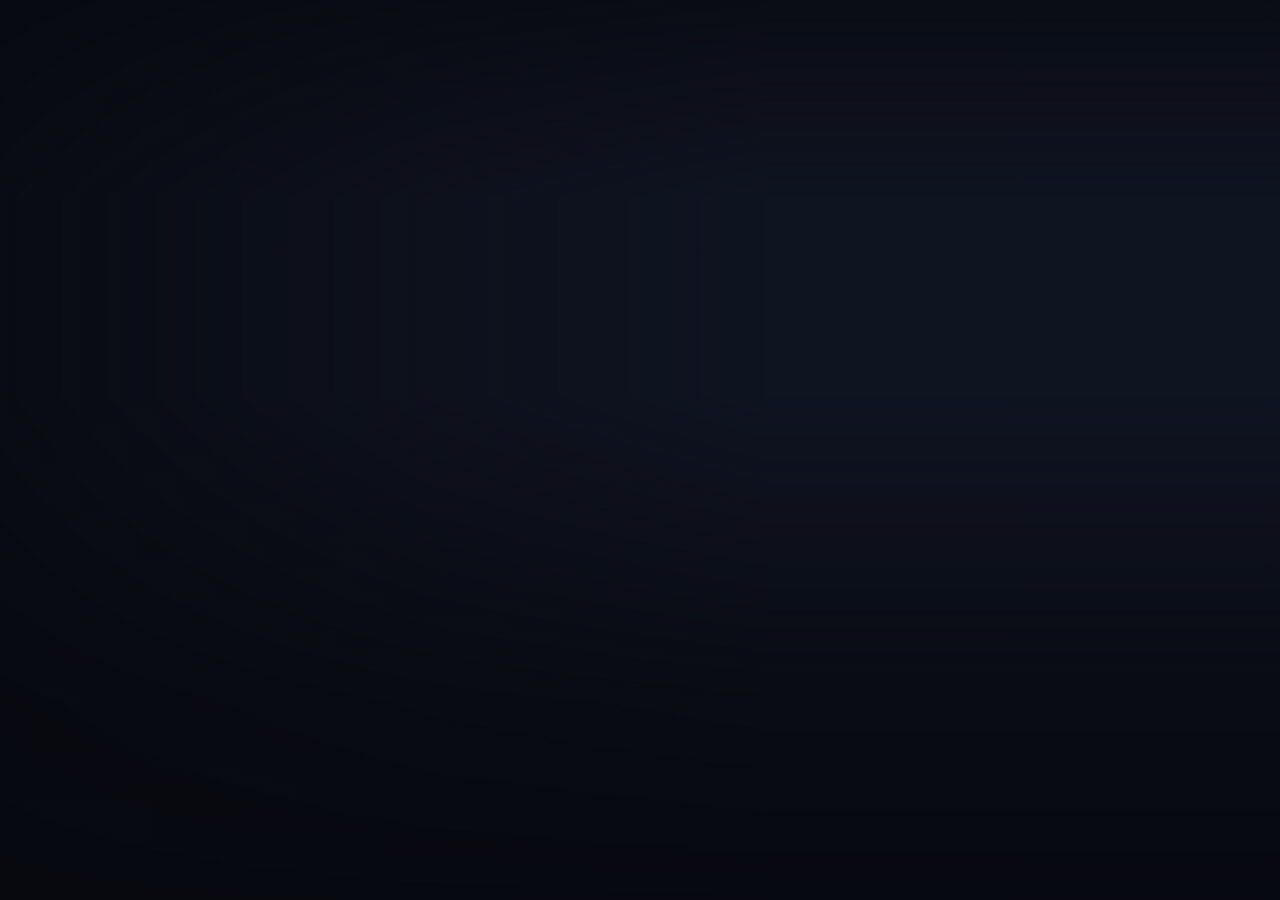
<file: ui/index.html>
﻿<!doctype html>
<html lang="en">
<head>
  <meta charset="utf-8">
  <meta name="viewport" content="width=device-width, initial-scale=1">
  <title>Vela</title>
  <link rel="preload" href="assets/fonts/Manrope.woff2" as="font" type="font/woff2" crossorigin>
  <link rel="stylesheet" href="css/base.css">
  <link rel="stylesheet" href="css/shell.css">
  <link rel="stylesheet" href="css/views.css">
  <link rel="stylesheet" href="css/overlays.css">
</head>
<body data-input="mouse">
  <div id="backdrop" aria-hidden="true">
    <div class="bd-ambient"></div>
    <div class="bd-layer"></div>
    <div class="bd-layer"></div>
    <div class="bd-shade"></div>
    <div class="bd-dim"></div>
  </div>
  <header id="topbar"></header>
  <main id="views"></main>
  <div id="overlays"></div>
  <div id="toasts" aria-live="polite"></div>
  <script type="module" src="js/main.js"></script>
</body>
</html>
</file>
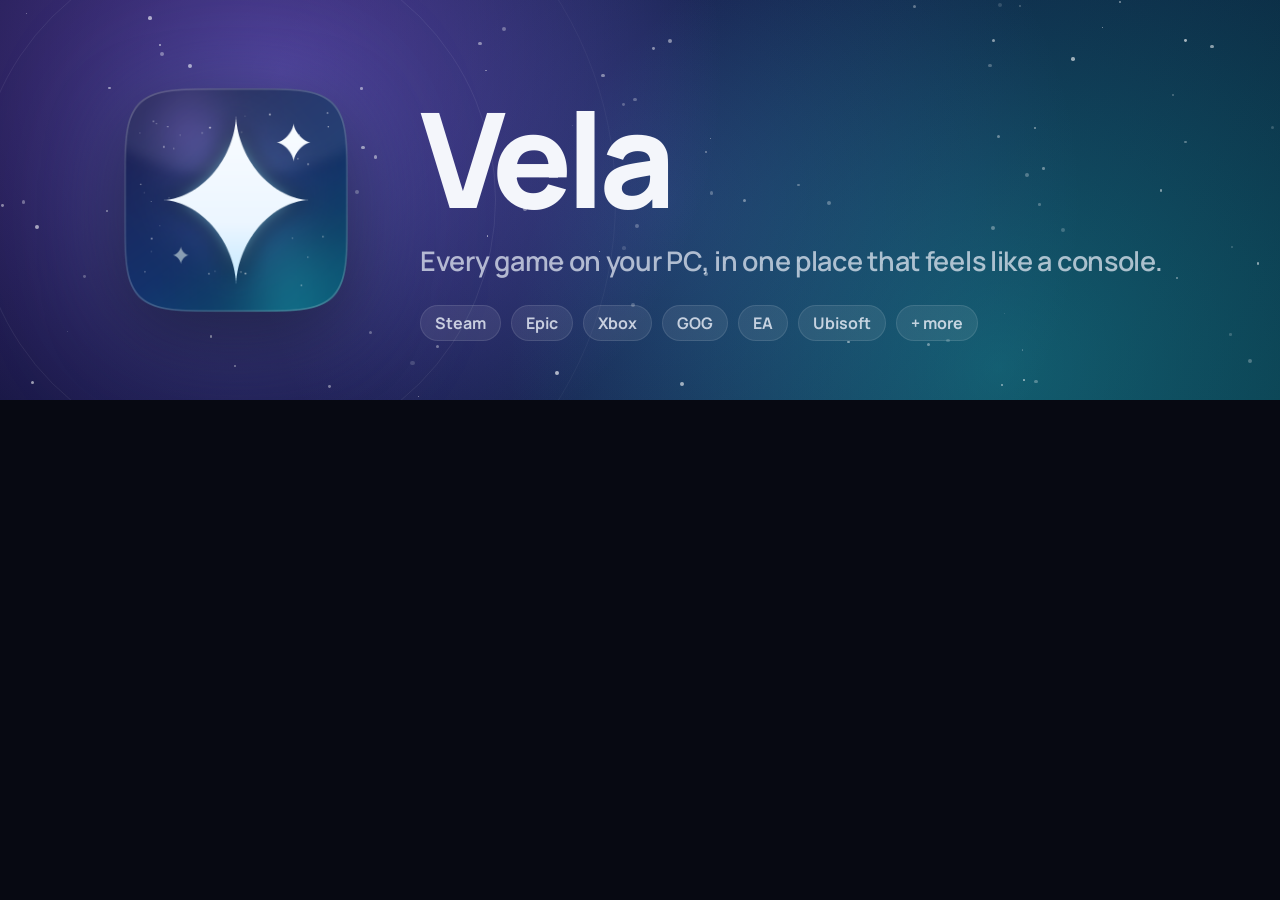
<file: tools/brand/banner.html>
<!doctype html>
<!-- The README banner. Rendered by tools/make_brand.ps1. -->
<html><head><meta charset="utf-8"><style>
@font-face { font-family: Manrope; src: url("../../ui/assets/fonts/Manrope.woff2") format("woff2"); font-weight: 200 800; }
* { margin: 0; box-sizing: border-box; }
html, body { width: 1280px; height: 400px; overflow: hidden; background: #070912; }
body { position: relative; font-family: Manrope, sans-serif; color: #f4f6fb; -webkit-font-smoothing: antialiased; }
.sky { position: absolute; inset: 0;
  background:
    radial-gradient(circle at 22% 18%, rgba(150, 110, 255, .42), transparent 42%),
    radial-gradient(circle at 78% 92%, rgba(30, 200, 200, .32), transparent 46%),
    radial-gradient(circle at 52% 50%, rgba(110, 150, 255, .2), transparent 60%),
    linear-gradient(115deg, #1c1747 0%, #121a44 45%, #0a3346 100%); }
.dust { position: absolute; inset: 0; }
.dust i { position: absolute; border-radius: 50%; background: #fff; }
.ring { position: absolute; left: 236px; top: 200px; width: 520px; height: 520px; margin: -260px; border-radius: 50%;
  border: 1px solid rgba(255, 255, 255, .07); }
.ring.two { width: 760px; height: 760px; margin: -380px; border-color: rgba(255, 255, 255, .045); }
.mark { position: absolute; left: 116px; top: 80px; width: 240px; height: 240px; filter: drop-shadow(0 26px 40px rgba(0, 0, 0, .45)) drop-shadow(0 0 60px rgba(120, 170, 255, .28)); }
.text { position: absolute; left: 420px; top: 92px; }
h1 { font-size: 132px; font-weight: 800; letter-spacing: -6px; line-height: 1; }
p { margin-top: 18px; font-size: 27px; font-weight: 600; color: rgba(232, 237, 247, .72); letter-spacing: -.3px; }
.tags { display: flex; gap: 10px; margin-top: 26px; }
.tags span { padding: 7px 15px; border-radius: 99px; background: rgba(255, 255, 255, .08); box-shadow: inset 0 0 0 1px rgba(255, 255, 255, .1);
  font-size: 16px; font-weight: 700; color: rgba(232, 237, 247, .82); }
</style></head><body>
<div class="sky"></div>
<div class="dust" id="dust"></div>
<div class="ring"></div><div class="ring two"></div>
<img class="mark" src="../../src-tauri/icons/icon.png" alt="">
<div class="text">
  <h1>Vela</h1>
  <p>Every game on your PC, in one place that feels like a console.</p>
  <div class="tags"><span>Steam</span><span>Epic</span><span>Xbox</span><span>GOG</span><span>EA</span><span>Ubisoft</span><span>+ more</span></div>
</div>
<script>
  // The same faint stars every time.
  let seed = 11;
  const rand = () => ((seed = (seed * 16807) % 2147483647) / 2147483647);
  const dust = document.getElementById('dust');
  for (let i = 0; i < 90; i++) {
    const s = document.createElement('i');
    const r = 0.6 + rand() * 1.6;
    Object.assign(s.style, { left: `${rand() * 1280}px`, top: `${rand() * 400}px`, width: `${r * 2}px`, height: `${r * 2}px`, opacity: (0.15 + rand() * 0.5).toFixed(2) });
    dust.append(s);
  }
</script>
</body></html>
</file>
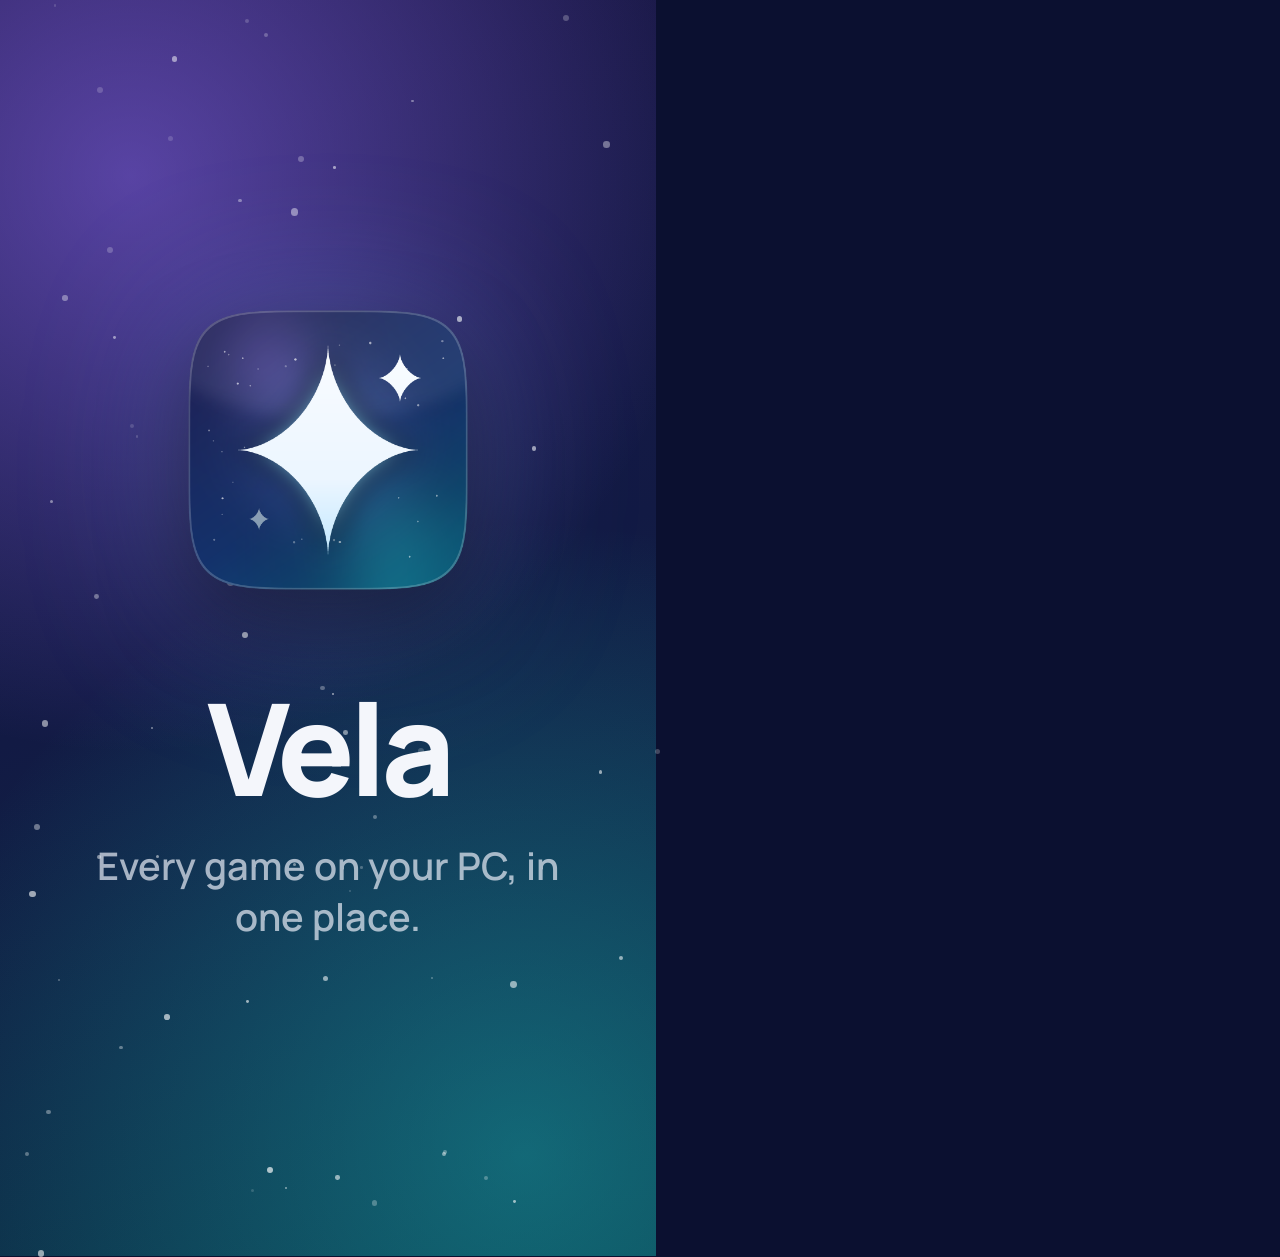
<file: tools/brand/installer.html>
<!doctype html>
<!-- The installer's side panel (?panel) and header strip (?header), at four times their size. -->
<html><head><meta charset="utf-8"><style>
@font-face { font-family: Manrope; src: url("../../ui/assets/fonts/Manrope.woff2") format("woff2"); font-weight: 200 800; }
* { margin: 0; box-sizing: border-box; }
body { position: relative; overflow: hidden; font-family: Manrope, sans-serif; color: #f4f6fb; -webkit-font-smoothing: antialiased; background: #0b1030; }
.panel { width: 656px; height: 1256px; }
.header { width: 600px; height: 228px; background: #fff; }
.sky { position: absolute; inset: 0;
  background:
    radial-gradient(circle at 20% 14%, rgba(150, 110, 255, .5), transparent 48%),
    radial-gradient(circle at 80% 92%, rgba(30, 200, 200, .38), transparent 50%),
    linear-gradient(160deg, #1d1849 0%, #121a44 50%, #0a3346 100%); }
.dust i { position: absolute; border-radius: 50%; background: #fff; }
.panel .mark { position: absolute; left: 50%; top: 300px; width: 300px; height: 300px; margin-left: -150px; filter: drop-shadow(0 34px 44px rgba(0, 0, 0, .45)) drop-shadow(0 0 70px rgba(120, 170, 255, .3)); }
.panel h1 { position: absolute; left: 0; right: 0; top: 660px; text-align: center; font-size: 128px; font-weight: 800; letter-spacing: -6px; }
.panel p { position: absolute; left: 60px; right: 60px; top: 840px; text-align: center; font-size: 38px; font-weight: 600; line-height: 1.35; color: rgba(232, 237, 247, .7); }
.header .strip { position: absolute; right: 0; top: 0; bottom: 0; width: 228px; overflow: hidden; }
.header .strip .sky { inset: 0; }
.header .strip::before { content: ""; position: absolute; z-index: 1; left: 0; top: 0; bottom: 0; width: 80px; background: linear-gradient(to right, #fff, rgba(255, 255, 255, 0)); }
.header .mark { position: absolute; z-index: 2; right: 46px; top: 46px; width: 136px; height: 136px; filter: drop-shadow(0 12px 16px rgba(0, 0, 0, .35)); }
</style></head><body>
<script>
  const header = location.search.includes('header');
  document.body.className = header ? 'header' : 'panel';
  let seed = 5;
  const rand = () => ((seed = (seed * 16807) % 2147483647) / 2147483647);
  const sky = (w, h, n) => {
    const box = document.createElement('div');
    box.innerHTML = '<div class="sky"></div><div class="dust"></div>';
    for (let i = 0; i < n; i++) {
      const s = document.createElement('i');
      const r = 1 + rand() * 2.6;
      Object.assign(s.style, { left: `${rand() * w}px`, top: `${rand() * h}px`, width: `${r * 2}px`, height: `${r * 2}px`, opacity: (0.15 + rand() * 0.55).toFixed(2) });
      box.lastChild.append(s);
    }
    return box;
  };
  if (header) {
    const strip = document.createElement('div');
    strip.className = 'strip';
    strip.append(...sky(228, 228, 14).childNodes);
    document.body.append(strip);
    document.body.insertAdjacentHTML('beforeend', '<img class="mark" src="../../src-tauri/icons/icon.png" alt="">');
  } else {
    document.body.append(...sky(656, 1256, 70).childNodes);
    document.body.insertAdjacentHTML('beforeend', '<img class="mark" src="../../src-tauri/icons/icon.png" alt=""><h1>Vela</h1><p>Every game on your PC, in one place.</p>');
  }
</script>
</body></html>
</file>
<file: ui/css/base.css>
@font-face {
  font-family: "Manrope";
  src: url("../assets/fonts/Manrope.woff2") format("woff2");
  font-weight: 200 800;
  font-display: block;
}

:root {
  --ink: #f4f6fb;
  --ink-2: rgba(232, 237, 247, .68);
  --ink-3: rgba(232, 237, 247, .44);
  --line: rgba(255, 255, 255, .1);
  --panel: rgba(18, 21, 30, .92);
  --panel-2: rgba(255, 255, 255, .055);
  --panel-3: rgba(255, 255, 255, .1);
  --base: #07090f;
  --accent: 125, 205, 255;
  --ease-out: cubic-bezier(.16, 1, .3, 1);
  --ease-soft: cubic-bezier(.22, .8, .3, 1);
  --ease-move: cubic-bezier(.32, .72, 0, 1);
  --gutter: round(4rem, 1px);
  --ui-scale: 1;
  --tile-radius: .95rem;
  --bd-level: 1;
}

/* What marks the selected row. With a controller or keys it has to be seen from the
   sofa; under a mouse the pointer already says where you are. */
body {
  --hi: #fff; --hi-ink: #0b0d13; --hi-ink-2: rgba(11, 13, 19, .64);
  --hi-track: rgba(11, 13, 19, .2); --hi-fill: #0b0d13; --hi-knob: #0b0d13;
}
body[data-input="mouse"] {
  --hi: var(--panel-3); --hi-ink: var(--ink); --hi-ink-2: var(--ink-3);
  --hi-track: rgba(255, 255, 255, .17); --hi-fill: rgb(var(--accent)); --hi-knob: #fff;
}

* { box-sizing: border-box; margin: 0; padding: 0; }

html {
  /* One unit for everything: the interface scales as a whole, window to 4K TV. */
  font-size: calc(min(1.482vh, .9vw) * var(--ui-scale));
  height: 100%;
  background: var(--base);
}

body {
  height: 100%;
  overflow: hidden;
  background: var(--base);
  color: var(--ink);
  font-family: "Manrope", "Segoe UI Variable Display", "Segoe UI", system-ui, sans-serif;
  font-weight: 500;
  font-feature-settings: "tnum" 1;
  -webkit-font-smoothing: antialiased;
  user-select: none;
  cursor: default;
}

body[data-input="gamepad"], body[data-input="keyboard"] { cursor: none; }
body[data-input="gamepad"] *, body[data-input="keyboard"] * { cursor: none !important; }

img { display: block; -webkit-user-drag: none; }
button { font: inherit; color: inherit; background: none; border: 0; outline: 0; cursor: pointer; }
input { font: inherit; color: inherit; background: none; border: 0; outline: 0; user-select: text; }
svg { display: block; width: 1em; height: 1em; fill: currentColor; flex: none; }
svg.stroke { fill: none; stroke: currentColor; stroke-width: 1.9; stroke-linecap: round; stroke-linejoin: round; }

/* Backdrop ------------------------------------------------------------ */
#backdrop { position: fixed; inset: 0; overflow: hidden; contain: strict; background: var(--base); }
.bd-ambient {
  position: absolute; inset: 0; opacity: .9;
  background-color: rgb(16, 22, 36);
  transition: background-color .7s var(--ease-soft);
}
.bd-layer {
  position: absolute; inset: 0 0 auto 0; height: 100%;
  background-size: cover; background-position: center 18%;
  opacity: 0; transition: opacity .7s var(--ease-soft);
  will-change: opacity, transform;
}
.bd-layer.on { opacity: var(--bd-level); }
.bd-layer.soft { filter: blur(3.2rem) saturate(1.3); inset: -6rem; height: auto; bottom: -6rem; }
.motion .bd-layer.drift:not(.soft) { animation: drift 26s ease-out both; }
@keyframes drift { from { transform: scale(1.07); } to { transform: scale(1); } }
.bd-shade {
  position: absolute; inset: 0;
  background:
    linear-gradient(to bottom, rgba(7, 9, 15, .62) 0, rgba(7, 9, 15, 0) 22%),
    linear-gradient(to right, rgba(7, 9, 15, .72) 0, rgba(7, 9, 15, .24) 34%, rgba(7, 9, 15, 0) 60%),
    linear-gradient(to top, rgba(7, 9, 15, .96) 0, rgba(7, 9, 15, .72) 22%, rgba(7, 9, 15, 0) 56%);
}
/* Library and Statistics keep the art, quietly: it shows at the top and fades under the content. */
.bd-dim {
  position: absolute; inset: 0;
  background: linear-gradient(to bottom, rgba(7, 9, 15, .5) 0, rgba(7, 9, 15, .86) 10rem, rgba(7, 9, 15, .92) 100%);
  opacity: 0; transition: opacity .5s var(--ease-soft);
}
body[data-tab="library"] .bd-dim, body[data-tab="stats"] .bd-dim { opacity: 1; }

/* Motion off ---------------------------------------------------------- */
.reduced *, .reduced *::before, .reduced *::after {
  animation-duration: 1ms !important; animation-delay: 0ms !important; transition-duration: 1ms !important;
}

/* Shared bits --------------------------------------------------------- */
.glyph {
  display: inline-flex; align-items: center; justify-content: center;
  width: 1.5rem; height: 1.5rem; border-radius: 50%;
  font-size: .78rem; font-weight: 800; line-height: 1;
  background: rgba(255, 255, 255, .14); color: #fff;
}
.glyph.a { background: #2fb34a; } .glyph.b { background: #e24a42; }
.glyph.x { background: #2f7fe6; } .glyph.y { background: #e8b324; color: #1a1400; }
.glyph.pill { width: auto; min-width: 2.1rem; padding: 0 .5rem; border-radius: .46rem; font-size: .68rem; letter-spacing: .02em; background: rgba(255, 255, 255, .16); }
.glyph.ps { background: rgba(255, 255, 255, .13); font-size: .9rem; }
.glyph.ps.a { color: #8fb6ff; } .glyph.ps.b { color: #ff7e7e; }
.glyph.ps.x { color: #f0a0d8; } .glyph.ps.y { color: #6fe6c4; }
.glyph svg { width: .86rem; height: .86rem; }
.glyph.key {
  width: auto; min-width: 1.7rem; height: 1.6rem; padding: 0 .46rem; border-radius: .4rem;
  background: rgba(255, 255, 255, .13); box-shadow: inset 0 -.09rem 0 rgba(255, 255, 255, .16);
  font-size: .68rem; font-weight: 700;
}

.hints { display: flex; align-items: center; gap: 1.5rem; font-size: .84rem; font-weight: 600; color: var(--ink-2); animation: hints-in .3s var(--ease-soft) backwards; }
@keyframes hints-in { from { opacity: 0; } }
.hint {
  display: inline-flex; align-items: center; gap: .5rem; padding: .22rem .5rem .22rem .3rem; margin: -.22rem -.2rem;
  border-radius: 2rem; transition: background .18s, color .18s;
}
.hint:hover { background: var(--panel-3); color: var(--ink); }

.glide {
  position: absolute; left: 0; top: 0; border-radius: .9rem; background: var(--hi); opacity: 0; pointer-events: none;
  transition: transform .3s var(--ease-move), height .3s var(--ease-move), opacity .18s ease, background .2s ease;
}
.glide.on { opacity: 1; }

.spinner {
  width: 1rem; height: 1rem; border-radius: 50%;
  border: .14rem solid rgba(255, 255, 255, .22); border-top-color: #fff;
  animation: spin .8s linear infinite;
}
@keyframes spin { to { transform: rotate(360deg); } }
</file>
<file: ui/css/shell.css>
/* Top bar ------------------------------------------------------------- */
#topbar {
  position: fixed; z-index: 20; top: 0; left: 0; right: 0; height: 5.6rem;
  display: flex; align-items: center; padding: 0 var(--gutter);
  transition: opacity .35s var(--ease-soft), transform .45s var(--ease-out);
}
body.overlay-full #topbar { opacity: 0; pointer-events: none; transform: translate3d(0, -1rem, 0); }

.tabs { position: relative; display: flex; align-items: center; gap: .4rem; }
.tab {
  position: relative; z-index: 1; padding: .62rem 1.32rem; border-radius: 2rem;
  font-size: 1.05rem; font-weight: 600; color: var(--ink-2); letter-spacing: -.005em;
  transition: color .24s var(--ease-soft);
}
.tab:hover { color: var(--ink); }
.tab.active { color: #0b0d13; font-weight: 700; }
.tab-pill {
  position: absolute; left: 0; top: 0; height: 100%; width: 1px; border-radius: 2rem;
  background: #fff; transform-origin: 0 50%;
  box-shadow: 0 .3rem 1.4rem rgba(255, 255, 255, .16);
  transition: transform .42s var(--ease-move), width .42s var(--ease-move);
}
#topbar.nav-focus .tab.focused { color: #0b0d13; }
#topbar.nav-focus .tab.focused:not(.active) { color: var(--ink); box-shadow: inset 0 0 0 .14rem rgba(255, 255, 255, .9); }
#topbar.nav-focus .tab.active.focused ~ .tab-pill { box-shadow: 0 0 0 .2rem rgba(255, 255, 255, .24), 0 .3rem 1.6rem rgba(var(--accent), .5); }

.top-space { flex: 1; align-self: stretch; }
.top-right { display: flex; align-items: center; gap: .55rem; }
.now-playing {
  display: none; align-items: center; gap: .55rem; margin-right: .9rem; padding: .4rem .9rem .4rem .7rem;
  border-radius: 2rem; background: var(--panel-3); font-size: .84rem; font-weight: 600;
}
.now-playing.on { display: inline-flex; animation: pop-in .4s var(--ease-out) backwards; }
.now-playing i { width: .5rem; height: .5rem; border-radius: 50%; background: #5ae08c; box-shadow: 0 0 .7rem #5ae08c; }

.icon-btn {
  position: relative; width: 2.7rem; height: 2.7rem; border-radius: 50%;
  display: inline-flex; align-items: center; justify-content: center; font-size: 1.28rem; color: var(--ink-2);
  transition: transform .24s var(--ease-out), background .2s, color .2s, box-shadow .2s;
}
.icon-btn:hover { background: var(--panel-3); color: var(--ink); }
.icon-btn.focused { background: #fff; color: #0b0d13; transform: scale(1.08); box-shadow: 0 .3rem 1.5rem rgba(var(--accent), .5); }

.clock { display: flex; flex-direction: column; align-items: flex-end; line-height: 1.12; margin-left: 1.1rem; }
.no-clock .clock { display: none; }
.no-date .clock span { display: none; }
.clock b { font-size: 1.32rem; font-weight: 600; letter-spacing: -.01em; }
.clock span { font-size: .74rem; color: var(--ink-2); font-weight: 600; margin-top: .14rem; }
.pad-dot { font-size: 1.32rem; color: var(--ink-2); margin-left: .5rem; opacity: 0; transition: opacity .3s; }
.pad-dot.on { opacity: 1; }

.win-ctl { display: flex; align-items: center; margin-left: 1.2rem; margin-right: -1.6rem; gap: .1rem; }
.win-ctl button {
  width: 2.2rem; height: 2.2rem; border-radius: .5rem; display: inline-flex; align-items: center; justify-content: center;
  color: var(--ink-3); font-size: .86rem; transition: background .15s, color .15s;
}
.win-ctl button:hover { background: var(--panel-3); color: var(--ink); }
.win-ctl button.close:hover { background: #d7373f; color: #fff; }
body.fullscreen .win-ctl { display: none; }

/* Views --------------------------------------------------------------- */
#views { position: fixed; inset: 0; z-index: 10; }
.view {
  position: absolute; inset: 0; visibility: hidden; opacity: 0;
  transition: opacity .36s var(--ease-soft), transform .5s var(--ease-move), visibility 0s .5s;
  will-change: opacity, transform;
}
.view.left { transform: translate3d(-4rem, 0, 0); }
.view.right { transform: translate3d(4rem, 0, 0); }
.view.active { visibility: visible; opacity: 1; transform: none; transition-delay: 0s; }
body.overlay-full .view.active { opacity: 0; transition-duration: .3s; }

/* Toasts -------------------------------------------------------------- */
#toasts {
  position: fixed; z-index: 90; top: 5.6rem; right: var(--gutter);
  display: flex; flex-direction: column; align-items: flex-end; gap: .6rem; pointer-events: none;
}
body[data-tab="library"] #toasts { top: 9.8rem; }
.toast {
  display: flex; align-items: center; gap: .8rem; max-width: 28rem; padding: .78rem 1.2rem .78rem .9rem;
  border-radius: 1rem; background: rgba(28, 32, 44, .96); box-shadow: 0 .8rem 2.6rem rgba(0, 0, 0, .5), inset 0 0 0 1px var(--line);
  font-size: .92rem; font-weight: 600;
  animation: toast-in .5s var(--ease-out) backwards;
}
.toast.out { animation: toast-out .3s var(--ease-soft) both; }
.toast svg { font-size: 1.3rem; color: rgb(var(--accent)); }
.toast small { display: block; font-size: .78rem; color: var(--ink-2); font-weight: 500; margin-top: .1rem; }
@keyframes toast-in { from { opacity: 0; transform: translate3d(2rem, 0, 0) scale(.96); } }
@keyframes toast-out { to { opacity: 0; transform: translate3d(1rem, 0, 0) scale(.97); } }
@keyframes pop-in { from { opacity: 0; transform: scale(.92); } }

/* Tiles --------------------------------------------------------------- */
.tile { position: absolute; left: 0; top: 0; width: var(--tile-w); height: var(--tile-h); contain: layout style; }
.t-card {
  position: absolute; inset: 0; border-radius: var(--tile-radius); background: rgba(255, 255, 255, .06);
  transform-origin: 50% 100%;
  box-shadow: 0 .55rem 1.6rem rgba(0, 0, 0, .42);
  transition: transform .34s var(--ease-out);
}
.t-clip { position: absolute; inset: 0; border-radius: inherit; overflow: hidden; }
.t-cover { position: absolute; inset: 0; width: 100%; height: 100%; object-fit: cover; opacity: 0; transition: opacity .4s ease; }
.t-cover.ready { opacity: 1; }
.t-poster {
  position: absolute; inset: 0; display: none; flex-direction: column; justify-content: flex-end; gap: .7rem; padding: 1rem;
  font-size: 1.04rem; font-weight: 700; line-height: 1.22; letter-spacing: -.01em; overflow-wrap: anywhere; unicode-bidi: plaintext;
}
.t-poster.on { display: flex; }
.t-poster img { position: absolute; left: 50%; top: 38%; max-width: 44%; max-height: 44%; transform: translate(-50%, -50%); filter: drop-shadow(0 .5rem 1.2rem rgba(0, 0, 0, .45)); }
.t-ring {
  position: absolute; inset: -.3rem; border-radius: calc(var(--tile-radius) + .25rem); border: .17rem solid #fff; opacity: 0; transform: scale(.975);
  box-shadow: 0 0 2.3rem rgba(var(--accent), .55);
  transition: opacity .2s ease, transform .34s var(--ease-out);
  pointer-events: none;
}
.no-glow .t-ring { box-shadow: none; }
.t-shine {
  position: absolute; inset: -40% -90%; opacity: 0; pointer-events: none;
  background: linear-gradient(105deg, transparent 42%, rgba(255, 255, 255, .22) 50%, transparent 58%);
}
.t-badges { position: absolute; top: .55rem; right: .55rem; display: flex; gap: .3rem; }
.t-get { opacity: 0; transition: opacity .2s ease; }
.tile.focused .t-get { opacity: 1; }
.t-badge {
  width: 1.7rem; height: 1.7rem; border-radius: 50%; display: inline-flex; align-items: center; justify-content: center;
  font-size: .94rem; background: rgba(7, 9, 15, .76); color: #fff;
}
.t-fav { color: #ff6d8a; }
/* A download in progress: a veil over the art, the percentage, and a bar along the bottom. */
.t-state {
  position: absolute; inset: 0; display: none; flex-direction: column; justify-content: flex-end; padding: .75rem;
  background: linear-gradient(to top, rgba(7, 9, 15, .9), rgba(7, 9, 15, .35) 46%, rgba(7, 9, 15, 0) 70%);
}
.tile.busy .t-state { display: flex; }
.t-state span { display: flex; align-items: center; gap: .4rem; font-size: .9rem; font-weight: 700; margin-bottom: .55rem; }
.t-state span svg { font-size: 1rem; color: rgb(var(--accent)); animation: nudge 1.4s ease-in-out infinite; }
@keyframes nudge { 50% { transform: translate3d(0, .14rem, 0); } }
.t-state u { display: block; height: .3rem; border-radius: 1rem; overflow: hidden; background: rgba(255, 255, 255, .18); }
.t-state i { display: block; height: 100%; border-radius: inherit; background: rgb(var(--accent)); transform-origin: 0 50%; transition: transform .6s var(--ease-soft); }
/* A flat veil rather than a filter: it stays sharp and costs nothing to scroll. */
.t-clip::after { content: ""; position: absolute; inset: 0; background: var(--base); opacity: 0; transition: opacity .24s ease; pointer-events: none; }
.tile.missing .t-clip::after { opacity: .26; }
.tile.focused .t-clip::after { opacity: 0; }
.tile.focused { z-index: 3; }
.tile.focused .t-card { transform: scale(1.085); box-shadow: 0 1.5rem 3.4rem rgba(0, 0, 0, .6); }
.tile.focused .t-ring { opacity: 1; transform: none; }
.tile.focused .t-shine { animation: shine .85s .06s var(--ease-soft) both; }
@keyframes shine {
  0% { opacity: 1; transform: translate3d(-34%, 0, 0); }
  100% { opacity: 0; transform: translate3d(34%, 0, 0); }
}
.tile.more .t-card { background: rgba(255, 255, 255, .08); }
.tile.more .t-clip { display: flex; flex-direction: column; align-items: center; justify-content: center; gap: .8rem; font-size: 1rem; font-weight: 600; color: var(--ink-2); }
.tile.more svg { font-size: 2.2rem; }
.tile.more.focused .t-clip { color: var(--ink); }
.t-caption {
  position: absolute; left: -.2rem; right: -.2rem; top: 100%; margin-top: 1.04rem; text-align: center;
  font-size: .94rem; font-weight: 600; white-space: nowrap; overflow: hidden; text-overflow: ellipsis; unicode-bidi: plaintext;
  opacity: 0; transform: translate3d(0, -.3rem, 0); transition: opacity .2s ease, transform .3s var(--ease-out); pointer-events: none;
}
.tile.focused .t-caption { opacity: 1; transform: none; }
.t-caption small { display: block; margin-top: .15rem; font-size: .78rem; font-weight: 600; color: rgb(var(--accent)); overflow: hidden; text-overflow: ellipsis; }

/* Full screen ---------------------------------------------------------- */
/* The way in: black, then the mark rising out of a ring of light, then the screen opens. */
.bp-intro { position: fixed; inset: 0; z-index: 200; pointer-events: none; opacity: 0; background: #030409; display: flex; align-items: center; justify-content: center; overflow: hidden; }
.bp-intro.black { opacity: 1; pointer-events: auto; transition: opacity .24s ease; }
.bp-intro.fading { opacity: 0; transition: opacity .38s var(--ease-soft); }
.bp-intro.open { opacity: 0; transition: opacity .8s var(--ease-soft) .1s; }
.bp-glow {
  position: absolute; left: 50%; top: 50%; width: 70vmax; height: 70vmax; margin: -35vmax 0 0 -35vmax; border-radius: 50%; opacity: 0;
  background: radial-gradient(circle, rgba(var(--accent), .34) 0, rgba(var(--accent), .1) 32%, rgba(var(--accent), 0) 62%);
}
.bp-ring { position: absolute; left: 50%; top: 50%; width: 14rem; height: 14rem; margin: -7rem 0 0 -7rem; border-radius: 50%; opacity: 0; box-shadow: 0 0 0 .16rem rgba(255, 255, 255, .6), 0 0 3rem rgba(var(--accent), .6), inset 0 0 2.4rem rgba(var(--accent), .4); }
.bp-mark { position: relative; display: flex; align-items: center; gap: 1.6rem; opacity: 0; }
.bp-mark img { width: 6.4rem; height: 6.4rem; filter: drop-shadow(0 0 2.4rem rgba(var(--accent), .6)); }
.bp-mark b {
  font-size: 5.2rem; font-weight: 800; letter-spacing: -.04em;
  background: linear-gradient(100deg, #fff 0, #fff 40%, rgb(var(--accent)) 50%, #fff 60%, #fff 100%); background-size: 260% 100%; background-position: 100% 0;
  -webkit-background-clip: text; background-clip: text; color: transparent;
}
.bp-intro.play .bp-glow { animation: bp-glow 1.6s var(--ease-out) both; }
.bp-intro.play .bp-ring { animation: bp-ring 1.5s .15s var(--ease-out) both; }
.bp-intro.play .bp-mark { animation: bp-mark 1.1s .1s var(--ease-out) both; }
.bp-intro.play .bp-mark b { animation: bp-sweep 1.4s .35s var(--ease-soft) both; }
.bp-intro.open .bp-mark { animation: bp-through .9s var(--ease-move) both; }
.bp-intro.out .bp-mark { opacity: 0; }
@keyframes bp-glow { from { opacity: 0; transform: scale(.4); } 60% { opacity: 1; } to { opacity: .85; transform: scale(1); } }
@keyframes bp-ring { from { opacity: 0; transform: scale(.3); } 35% { opacity: 1; } to { opacity: 0; transform: scale(5.5); } }
@keyframes bp-mark { from { opacity: 0; transform: scale(.82); filter: blur(1.2rem); } to { opacity: 1; transform: none; filter: blur(0); } }
@keyframes bp-sweep { from { background-position: 100% 0; } to { background-position: 0 0; } }
@keyframes bp-through { from { opacity: 1; transform: none; } to { opacity: 0; transform: scale(1.6); filter: blur(.8rem); } }
/* The interface comes in from slightly too close, as if stepping into it. */
body.bp-arrive #views, body.bp-arrive #topbar { animation: bp-arrive 1s var(--ease-out) backwards; }
@keyframes bp-arrive { from { opacity: 0; transform: scale(1.06); } }

/* While in full screen: a slow light low on the screen and a vignette, so the room feels deep. */
.bp-amb { position: fixed; inset: 0; z-index: 5; pointer-events: none; opacity: 0; transition: opacity 1s ease; overflow: hidden; }
body.fullscreen .bp-amb { opacity: 1; }
.bp-amb::after { content: ""; position: absolute; inset: 0; background: radial-gradient(ellipse 120% 90% at 50% 45%, rgba(3, 4, 9, 0) 55%, rgba(3, 4, 9, .55) 100%); }
.bp-amb i { position: absolute; bottom: -38vh; width: 70vw; height: 60vh; border-radius: 50%; background: radial-gradient(closest-side, rgba(var(--accent), .16), rgba(var(--accent), 0)); }
.bp-amb i:first-child { left: -12vw; }
.bp-amb i:last-child { right: -18vw; opacity: .7; }
.motion body.fullscreen .bp-amb i:first-child { animation: bp-drift 24s ease-in-out infinite alternate; }
.motion body.fullscreen .bp-amb i:last-child { animation: bp-drift 31s ease-in-out -9s infinite alternate-reverse; }
@keyframes bp-drift { from { transform: translate3d(0, 0, 0); } to { transform: translate3d(14vw, -6vh, 0); } }

/* The top bar becomes a console's: Vela's mark, tabs with icons, and a way back out. */
.bp-brand { display: none; align-items: center; gap: .7rem; margin-right: 2.2rem; font-size: 1.3rem; font-weight: 800; letter-spacing: -.02em; }
.bp-brand img { width: 2rem; height: 2rem; }
body.fullscreen .bp-brand { display: flex; }
.tab { display: inline-flex; align-items: center; gap: .55rem; }
.tab svg { display: none; font-size: 1.1rem; }
body.fullscreen .tab svg { display: block; }
.icon-btn .leave, body.fullscreen .icon-btn .enter { display: none; }
body.fullscreen .icon-btn .leave { display: block; }
.icon-btn > span { display: block; line-height: 0; }
body.fullscreen.idle, body.fullscreen.idle * { cursor: none !important; }
</file>
<file: ui/css/views.css>
/* Home ---------------------------------------------------------------- */
#home { --tile-w: 11.4rem; --tile-h: 17.1rem; }

.home-hero {
  position: absolute; left: var(--gutter); top: 0; bottom: calc(var(--tile-h) + 8.7rem); width: 40%;
  display: flex; flex-direction: column; justify-content: flex-end;
}
.home-logo { position: relative; height: 13rem; width: 100%; display: flex; align-items: flex-end; }
.home-logo img {
  max-height: 100%; max-width: 100%; object-fit: contain; object-position: left bottom;
  filter: var(--logo-tone,) drop-shadow(0 .4rem 2rem rgba(0, 0, 0, .55));
}
.home-title {
  font-size: 4.3rem; font-weight: 700; line-height: 1.04; letter-spacing: -.03em; unicode-bidi: plaintext;
  text-shadow: 0 .3rem 2.4rem rgba(0, 0, 0, .55);
  display: -webkit-box; -webkit-line-clamp: 3; -webkit-box-orient: vertical; overflow: hidden; padding-bottom: .1em;
}
.swap { animation: swap-in .5s var(--ease-out) backwards; }
@keyframes swap-in { from { opacity: 0; transform: translate3d(-.8rem, 0, 0); } }

.home-info {
  position: absolute; left: var(--gutter); right: var(--gutter); bottom: calc(var(--tile-h) + 4.5rem); height: 2rem;
  display: grid; grid-template-columns: 1fr auto 1fr; align-items: center; gap: 2rem;
}
.plain-home .home-meta, .plain-home .home-genres { visibility: hidden; }
.home-meta > *, .home-genres > * { animation: fade-in .3s ease backwards; }
.home-meta { display: flex; align-items: center; gap: .7rem; font-size: .96rem; font-weight: 600; color: var(--ink); white-space: nowrap; min-width: 0; }
.home-meta .year { padding: .14rem .5rem; border-radius: .38rem; background: var(--panel-3); font-size: .84rem; }
.home-meta .dev { overflow: hidden; text-overflow: ellipsis; }
.home-meta .played { color: var(--ink-2); font-weight: 500; }
.home-genres { display: flex; align-items: center; justify-content: flex-end; gap: 1.3rem; font-size: .94rem; font-weight: 600; color: var(--ink-2); white-space: nowrap; min-width: 0; overflow: hidden; }
.score {
  display: inline-flex; align-items: center; justify-content: center; min-width: 2rem; height: 1.9rem; padding: 0 .4rem;
  border-radius: .5rem; background: #f5d33c; color: #17140a; font-size: .92rem; font-weight: 800;
}

.row { position: absolute; left: 0; right: 0; bottom: round(2.8rem, 1px); height: var(--tile-h); }
.row-track { position: absolute; left: var(--gutter); top: 0; height: 100%; will-change: transform; }

.home-empty {
  position: absolute; inset: 0; display: none; flex-direction: column; align-items: center; justify-content: center; gap: 1rem; text-align: center;
}
.home-empty.on { display: flex; }
.home-empty h2 { font-size: 2.2rem; font-weight: 700; letter-spacing: -.02em; }
.home-empty p { color: var(--ink-2); font-size: 1.04rem; max-width: 34rem; line-height: 1.5; }

.intro .home-hero, .intro .home-info { animation: rise .8s .1s var(--ease-out) backwards; }
.intro .tile { animation: tile-in .7s var(--ease-out) backwards; animation-delay: calc(var(--i) * 34ms + 120ms); }
@keyframes rise { from { opacity: 0; transform: translate3d(0, 1.4rem, 0); } }
@keyframes tile-in { from { opacity: 0; translate: 0 2.4rem; } }

/* Library ------------------------------------------------------------- */
#library { --tile-w: 11.1rem; --tile-h: 16.65rem; }

/* The two ways to see the library, as headings, with the count opposite. */
.lib-head {
  position: absolute; left: var(--gutter); right: var(--gutter); top: 6.5rem; height: 3.4rem; z-index: 4;
  display: flex; align-items: center; gap: 1rem;
}
.lib-modes { position: relative; display: flex; align-items: center; gap: 1rem; margin-left: -.7rem; }
.lib-mode {
  position: relative; z-index: 1; height: 3rem; padding: 0 .7rem; border-radius: .8rem;
  font-size: 1.62rem; font-weight: 800; letter-spacing: -.025em; color: var(--ink-3);
  transition: color .22s ease, background .2s ease, box-shadow .2s ease;
}
.lib-mode:hover, .lib-mode.on { color: var(--ink); }
/* The underline sits under the word, not the whole button. */
.lib-mark { position: absolute; left: 0; bottom: -.15rem; height: .22rem; width: 0; transition: transform .42s var(--ease-move), width .42s var(--ease-move); }
.lib-mark::before { content: ""; display: block; height: 100%; margin: 0 .7rem; border-radius: 1rem; background: rgb(var(--accent)); box-shadow: 0 0 1rem rgba(var(--accent), .6); }
.lib-mode.focused { color: #0b0d13; background: #fff; box-shadow: 0 .3rem 1.4rem rgba(var(--accent), .45); }
body[data-input="mouse"] .lib-mode.focused { color: var(--ink); background: none; box-shadow: none; }
.lib-gap { flex: 1; }
.lib-count { font-size: .9rem; color: var(--ink-3); font-weight: 600; white-space: nowrap; }

.lib-bar {
  position: absolute; left: var(--gutter); right: var(--gutter); top: 11.3rem; height: 2.8rem; z-index: 4;
  display: flex; align-items: center; gap: 1rem;
  transition: opacity .3s var(--ease-soft), transform .45s var(--ease-out), visibility 0s;
}
#library[data-mode="shelves"] .lib-bar { opacity: 0; visibility: hidden; transform: translate3d(0, -.6rem, 0); transition: opacity .2s ease, transform .3s ease, visibility 0s .3s; }
/* One sliding pill under the chosen option, like the choices in Settings. */
.seg { position: relative; display: flex; align-items: center; height: 100%; padding: .2rem; border-radius: 1.4rem; background: rgba(255, 255, 255, .055); box-shadow: inset 0 0 0 1px rgba(255, 255, 255, .05); flex: none; }
.seg-pill { position: absolute; left: 0; top: .2rem; bottom: .2rem; width: 0; border-radius: 1.2rem; background: rgba(255, 255, 255, .15); transition: transform .4s var(--ease-move), width .4s var(--ease-move); }
.seg-opt {
  position: relative; z-index: 1; display: inline-flex; align-items: center; height: 100%; padding: 0 1.2rem; border-radius: 1.2rem;
  font-size: .9rem; font-weight: 600; color: var(--ink-2); white-space: nowrap; transition: color .18s, background .18s, box-shadow .2s;
}
.seg-opt:hover, .seg-opt.on { color: var(--ink); }
.seg-opt.focused { background: #fff; color: #0b0d13; box-shadow: 0 .3rem 1.4rem rgba(var(--accent), .45); }
body[data-input="mouse"] .seg-opt.focused { background: none; color: var(--ink); box-shadow: none; }
.lib-picks { display: flex; align-items: center; gap: .6rem; height: 100%; }
.pick {
  display: inline-flex; align-items: center; gap: .55rem; height: 100%; padding: 0 .95rem 0 1.1rem; border-radius: 1.4rem; max-width: 15rem;
  font-size: .9rem; font-weight: 600; color: var(--ink-2); background: rgba(255, 255, 255, .055); box-shadow: inset 0 0 0 1px rgba(255, 255, 255, .05); white-space: nowrap;
  transition: background .18s, color .18s, box-shadow .18s;
}
.pick span { overflow: hidden; text-overflow: ellipsis; }
.pick svg { font-size: 1.05rem; flex: none; }
.pick svg:last-child { font-size: .78rem; opacity: .5; }
.pick:hover { background: rgba(255, 255, 255, .1); color: var(--ink); }
.pick.on { color: var(--ink); background: rgba(var(--accent), .18); box-shadow: inset 0 0 0 1px rgba(var(--accent), .4); }
.pick.focused { background: #fff; color: #0b0d13; box-shadow: 0 .3rem 1.4rem rgba(var(--accent), .45); }
body[data-input="mouse"] .pick.focused { background: rgba(255, 255, 255, .1); color: var(--ink); box-shadow: inset 0 0 0 1px rgba(255, 255, 255, .05); }

.lib-pane { position: absolute; inset: 0; opacity: 0; visibility: hidden; transform: translate3d(0, 1rem, 0); transition: opacity .3s var(--ease-soft), transform .5s var(--ease-out), visibility 0s .5s; }
#library[data-mode="grid"] .lib-grid-pane, #library[data-mode="shelves"] .lib-shelf-pane { opacity: 1; visibility: inherit; transform: none; transition-delay: 0s; }

/* The games fade out at the edges instead of meeting a dark band, whatever the art behind. */
.grid {
  position: absolute; left: 0; right: 0; top: round(14.9rem, 1px); bottom: 4.6rem; overflow: hidden;
  -webkit-mask-image: linear-gradient(to bottom, transparent 0, #000 1.3rem, #000 calc(100% - 2.4rem), transparent 100%);
  mask-image: linear-gradient(to bottom, transparent 0, #000 1.3rem, #000 calc(100% - 2.4rem), transparent 100%);
}
.grid.titled .t-caption { opacity: 1; transform: none; color: var(--ink-2); transition: color .2s ease; }
.grid.titled .tile.focused .t-caption { color: var(--ink); }
.grid-track { position: absolute; left: 0; top: 0; right: 0; will-change: transform; transition: opacity .22s ease; }
.grid.fading .grid-track { opacity: 0; }
.grid-scroll {
  position: absolute; right: 1.5rem; top: 16rem; bottom: 5.6rem; width: .22rem; border-radius: 1rem; background: rgba(255, 255, 255, .06); opacity: 0; transition: opacity .3s;
}
.grid-scroll.on { opacity: 1; }
.grid-scroll i { position: absolute; left: 0; right: 0; top: 0; border-radius: 1rem; background: rgba(255, 255, 255, .42); will-change: transform; }

.lib-foot {
  position: absolute; left: var(--gutter); right: var(--gutter); bottom: .6rem; height: 3.8rem; z-index: 4;
  display: flex; align-items: center; justify-content: space-between; gap: 2.4rem;
}
.lib-sel { min-width: 0; display: flex; align-items: center; gap: 1.4rem; white-space: nowrap; }
.lib-sel b { font-size: 1.08rem; font-weight: 700; letter-spacing: -.01em; overflow: hidden; text-overflow: ellipsis; max-width: 30rem; unicode-bidi: plaintext; animation: fade-in .25s ease backwards; }
.lib-sel div { display: flex; align-items: center; gap: 1.1rem; font-size: .86rem; font-weight: 600; color: var(--ink-3); animation: fade-in .3s ease backwards; }
.lib-sel .store { display: inline-flex; align-items: center; gap: .4rem; color: var(--ink-2); }
.lib-sel .store svg { font-size: 1rem; }
.lib-hints { flex: none; }
.lib-empty { position: absolute; inset: 14.9rem 0 4.6rem; display: none; flex-direction: column; align-items: center; justify-content: center; gap: .6rem; text-align: center; color: var(--ink-2); }
.lib-empty.on { display: flex; }
.lib-empty svg { font-size: 3rem; opacity: .4; margin-bottom: .6rem; }
.lib-empty b { font-size: 1.3rem; color: var(--ink); font-weight: 700; }

/* Shelves -------------------------------------------------------------- */
.shelves {
  position: absolute; left: 0; right: 0; top: round(10.4rem, 1px); bottom: 4.6rem; overflow: hidden; --tile-w: 9.6rem; --tile-h: 14.4rem;
  -webkit-mask-image: linear-gradient(to bottom, transparent 0, #000 1.2rem, #000 calc(100% - 2.4rem), transparent 100%);
  mask-image: linear-gradient(to bottom, transparent 0, #000 1.2rem, #000 calc(100% - 2.4rem), transparent 100%);
}
.shelves-track { position: absolute; left: 0; right: 0; top: 0; will-change: transform; padding-bottom: 2rem; }
.shelf { position: relative; padding-top: 2.2rem; animation: shelf-in .6s var(--ease-out) backwards; }
.shelf.quiet { animation: none; }
.shelf:nth-child(2) { animation-delay: 50ms; }
.shelf:nth-child(3) { animation-delay: 100ms; }
.shelf:nth-child(4) { animation-delay: 150ms; }
@keyframes shelf-in { from { opacity: 0; transform: translate3d(0, 1.4rem, 0); } }
.shelf-head { display: flex; align-items: baseline; gap: 1.1rem; padding: 0 var(--gutter); white-space: nowrap; line-height: 1.25; }
.shelf-head h3 { font-size: 1.4rem; font-weight: 700; letter-spacing: -.015em; transition: color .2s ease; }
.shelf-head span { font-size: .88rem; font-weight: 600; color: var(--ink-3); overflow: hidden; text-overflow: ellipsis; }
.shelf-head em { margin-left: auto; font-style: normal; font-size: .82rem; font-weight: 600; color: var(--ink-3); }
.shelf-row { position: relative; height: calc(var(--tile-h) + 5.1rem); }
.shelf-track { position: absolute; left: var(--gutter); top: 2.2rem; height: var(--tile-h); will-change: transform; }
.shelf-arrow {
  position: absolute; top: 2.2rem; height: var(--tile-h); width: 3.6rem; z-index: 4; display: flex; align-items: center; justify-content: center;
  font-size: 1.5rem; color: #fff; opacity: 0; pointer-events: none; transition: opacity .2s ease;
}
.shelf-arrow.prev { left: 0; background: linear-gradient(to right, rgba(7, 9, 15, .8), rgba(7, 9, 15, 0)); }
.shelf-arrow.next { right: 0; background: linear-gradient(to left, rgba(7, 9, 15, .8), rgba(7, 9, 15, 0)); }
body[data-input="mouse"] .shelf-row.can-prev:hover .shelf-arrow.prev, body[data-input="mouse"] .shelf-row.can-next:hover .shelf-arrow.next { opacity: 1; pointer-events: auto; }
.shelf-arrow svg { transition: transform .2s var(--ease-out); }
.shelf-arrow:hover svg { transform: scale(1.2); }

/* The first shelf opens with a wide card for the last game played. */
.tile.wide { width: calc(var(--tile-w) * 2.6); }
.w-art { position: absolute; inset: 0; background-size: cover; background-position: center 25%; opacity: 0; transition: opacity .5s ease; }
.w-art.on { opacity: 1; }
.w-art.soft { filter: blur(1.4rem) saturate(1.2); inset: -2rem; }
.w-shade { position: absolute; inset: 0; background: linear-gradient(to top, rgba(7, 9, 15, .92), rgba(7, 9, 15, .2) 55%, rgba(7, 9, 15, 0)), linear-gradient(to right, rgba(7, 9, 15, .55), rgba(7, 9, 15, 0) 60%); }
.w-text { position: absolute; left: 1.3rem; right: 1.3rem; bottom: 1.1rem; display: flex; flex-direction: column; gap: .55rem; }
.w-logo { height: 5.2rem; display: flex; align-items: flex-end; }
.w-logo img { max-height: 100%; max-width: 70%; object-fit: contain; object-position: left bottom; filter: var(--logo-tone,) drop-shadow(0 .3rem 1.2rem rgba(0, 0, 0, .6)); }
.w-logo b { font-size: 1.7rem; font-weight: 700; letter-spacing: -.02em; line-height: 1.1; display: -webkit-box; -webkit-line-clamp: 2; -webkit-box-orient: vertical; overflow: hidden; }
.w-text span { font-size: .86rem; font-weight: 600; color: var(--ink-2); }
.tile.wide .t-caption { display: none; }

/*
 * A series gets a stage: one panel in its own art and colors. The name stands on
 * the left, and its games move inside the panel, so every edge lines up.
 */
.shelf.kind-theme { --deep: 16, 20, 32; padding-top: 2.6rem; padding-bottom: 1rem; }
.shelf-stage {
  position: relative; margin: 0 var(--gutter); height: calc(var(--tile-h) + 6.2rem); border-radius: 1.6rem; overflow: hidden;
  background: rgb(var(--deep)); box-shadow: inset 0 0 0 1px rgba(255, 255, 255, .08), 0 1.6rem 3.6rem rgba(0, 0, 0, .35);
  transition: background .8s ease, box-shadow .3s ease;
}
.shelf.lit .shelf-stage { box-shadow: inset 0 0 0 1px rgba(var(--accent), .45), 0 1.6rem 3.6rem rgba(0, 0, 0, .35), 0 0 4rem rgba(var(--accent), .14); }
/* The art twice: blurred across the whole panel for color, and sharp on the right. */
.stage-glow { position: absolute; inset: -3rem; background-size: cover; background-position: center; filter: blur(3rem) saturate(1.4); opacity: 0; transition: opacity 1s ease; }
.stage-glow.on { opacity: .45; }
.stage-art {
  position: absolute; top: 0; bottom: 0; right: 0; width: 72%; background-size: cover; background-position: center 30%; opacity: 0;
  transition: opacity 1s ease, transform 6s var(--ease-soft);
}
.stage-art.on { opacity: 1; }
.shelf.lit .stage-art { transform: scale(1.04); }
.stage-shade {
  position: absolute; inset: 0;
  background:
    linear-gradient(to right, rgb(var(--deep)) 22%, rgba(var(--deep), .78) 36%, rgba(var(--deep), .2) 62%, rgba(var(--deep), 0) 80%),
    linear-gradient(to top, rgba(var(--deep), .92) 0, rgba(var(--deep), .4) 42%, rgba(var(--deep), 0) 70%);
  transition: background .8s ease;
}
.stage-info { position: absolute; z-index: 2; left: 2.4rem; top: 2.2rem; bottom: 2.2rem; width: 19rem; display: flex; flex-direction: column; }
.stage-info small { display: inline-flex; align-items: center; gap: .45rem; font-size: .74rem; font-weight: 800; letter-spacing: .16em; text-transform: uppercase; color: rgb(var(--accent)); }
.stage-info small svg { font-size: .86rem; }
.stage-info h3 {
  margin-top: .75rem; font-size: 2.6rem; font-weight: 800; letter-spacing: -.035em; line-height: 1.02; unicode-bidi: plaintext;
  text-shadow: 0 .3rem 2rem rgba(0, 0, 0, .35); display: -webkit-box; -webkit-line-clamp: 3; -webkit-box-orient: vertical; overflow: hidden;
}
.stage-meta { display: flex; flex-wrap: wrap; gap: .55rem; margin-top: 1.2rem; }
.stage-meta span { display: inline-flex; align-items: center; gap: .4rem; height: 1.9rem; padding: 0 .75rem; border-radius: 1rem; background: rgba(255, 255, 255, .08); font-size: .8rem; font-weight: 700; color: var(--ink-2); }
.stage-meta svg { font-size: .9rem; color: rgb(var(--accent)); }
.stage-info p { margin-top: auto; font-size: .84rem; font-weight: 600; color: var(--ink-3); overflow: hidden; text-overflow: ellipsis; white-space: nowrap; }
.stage-info p b { color: var(--ink-2); font-weight: 700; }
.shelf.kind-theme .shelf-row {
  position: absolute; z-index: 2; left: 23.4rem; right: 0; top: 0; bottom: 0; height: auto;
  -webkit-mask-image: linear-gradient(to right, transparent 0, #000 1.6rem, #000 calc(100% - 2.6rem), transparent 100%);
  mask-image: linear-gradient(to right, transparent 0, #000 1.6rem, #000 calc(100% - 2.6rem), transparent 100%);
}
.shelf.kind-theme .shelf-track { left: 1.6rem; top: 2.3rem; }
.shelf.kind-theme .shelf-arrow { top: 2.3rem; background: none; }
.shelf.kind-theme .t-caption { color: var(--ink); }

.skeleton { background: linear-gradient(100deg, rgba(255, 255, 255, .05) 30%, rgba(255, 255, 255, .11) 50%, rgba(255, 255, 255, .05) 70%); background-size: 300% 100%; animation: shimmer 1.6s linear infinite; }
@keyframes shimmer { from { background-position: 120% 0; } to { background-position: -120% 0; } }

/* Statistics ----------------------------------------------------------- */
.st-scroll {
  position: absolute; left: 0; right: 0; top: 5.6rem; bottom: 3.6rem; overflow: hidden;
  -webkit-mask-image: linear-gradient(to bottom, transparent 0, #000 1.4rem, #000 calc(100% - 2.4rem), transparent 100%);
  mask-image: linear-gradient(to bottom, transparent 0, #000 1.4rem, #000 calc(100% - 2.4rem), transparent 100%);
}
.st-track.quiet, .st-track.quiet * { animation: none !important; }
.st-track { position: absolute; left: 0; right: 0; top: 0; padding: 1.4rem var(--gutter) 3rem; will-change: transform; }
.st-head { margin-bottom: 1.8rem; animation: rise .7s var(--ease-out) backwards; }
.st-head h1 { font-size: 2.9rem; font-weight: 800; letter-spacing: -.035em; }
.st-head p { margin-top: .3rem; font-size: 1rem; font-weight: 600; color: var(--ink-3); }
.st-sub { font-size: 1.3rem; font-weight: 700; letter-spacing: -.015em; margin: 2.4rem 0 1rem; }
.st-card {
  position: relative; padding: 1.5rem 1.6rem; border-radius: 1.3rem; text-align: left;
  background: rgba(255, 255, 255, .045); box-shadow: inset 0 0 0 1px rgba(255, 255, 255, .06);
  transition: box-shadow .22s ease, background .22s ease;
  animation: card-in .7s var(--ease-out) backwards;
}
@keyframes card-in { from { opacity: 0; transform: translate3d(0, 1.4rem, 0); } }
.st-card h3 { font-size: 1.12rem; font-weight: 700; letter-spacing: -.01em; }
.st-card > p { margin: .25rem 0 1.2rem; font-size: .86rem; font-weight: 600; color: var(--ink-3); }
.st-focus.focused { box-shadow: inset 0 0 0 .14rem rgba(255, 255, 255, .9), 0 .6rem 2.4rem rgba(var(--accent), .28); background: rgba(255, 255, 255, .07); }
body[data-input="mouse"] .st-focus.focused { box-shadow: inset 0 0 0 1px rgba(255, 255, 255, .14); }
.st-none { font-size: .92rem; font-weight: 600; color: var(--ink-3); padding: 1rem 0; }

.st-kpis { display: grid; grid-template-columns: 1.5fr repeat(4, 1fr); gap: 1rem; }
.st-kpi { display: flex; flex-direction: column; min-height: 10.4rem; }
.st-kpi:nth-child(2) { animation-delay: 60ms; }
.st-kpi:nth-child(3) { animation-delay: 120ms; }
.st-kpi:nth-child(4) { animation-delay: 180ms; }
.st-kpi:nth-child(5) { animation-delay: 240ms; }
.st-kpi > svg { font-size: 1.4rem; color: rgb(var(--accent)); margin-bottom: auto; }
.st-kpi small { margin-top: 1rem; font-size: .82rem; font-weight: 700; color: var(--ink-3); }
.st-kpi b i { font-style: normal; }
.st-kpi b { font-size: 2.3rem; font-weight: 800; letter-spacing: -.03em; line-height: 1.1; }
.st-kpi span { font-size: .86rem; font-weight: 600; color: var(--ink-2); }
.st-kpi.hero { background: linear-gradient(135deg, rgba(var(--accent), .28), rgba(var(--accent), .06) 70%); }
.st-kpi.hero b { font-size: 3.4rem; }

.st-two { display: grid; grid-template-columns: 1.45fr 1fr; gap: 1rem; margin-top: 1rem; }
.st-two.even { grid-template-columns: 1fr 1fr; }
.st-row {
  display: grid; grid-template-columns: 1.6rem 2.3rem minmax(0, 1fr) minmax(4rem, 11rem) 4.6rem; align-items: center; gap: .9rem;
  width: calc(100% + 1.2rem); padding: .42rem .6rem; margin: 0 -.6rem; border-radius: .8rem; text-align: left; font-size: .95rem; font-weight: 600;
  transition: background .18s ease, color .18s ease; animation: fade-in .5s var(--d, 0ms) ease backwards;
}
.st-row.small { grid-template-columns: 2.3rem minmax(0, 1fr) minmax(4rem, 9rem) 4.6rem; }
.st-row.focused { background: #fff; color: #0b0d13; box-shadow: none; }
body[data-input="mouse"] .st-row.focused { background: rgba(255, 255, 255, .08); color: var(--ink); box-shadow: none; }
.st-rank { font-size: .86rem; font-weight: 800; color: var(--ink-3); text-align: center; }
.st-row img { width: 2.3rem; height: 3.1rem; border-radius: .4rem; object-fit: cover; background: var(--panel-3); }
.st-name { overflow: hidden; text-overflow: ellipsis; white-space: nowrap; unicode-bidi: plaintext; }
.st-val { text-align: right; font-size: .88rem; color: var(--ink-2); white-space: nowrap; }
.st-row.focused .st-val, .st-row.focused .st-rank { color: rgba(11, 13, 19, .6); }
body[data-input="mouse"] .st-row.focused .st-val { color: var(--ink-2); }
.st-bar { display: block; height: .42rem; border-radius: 1rem; background: rgba(255, 255, 255, .08); overflow: hidden; }
.st-bar i { display: block; height: 100%; border-radius: inherit; background: rgb(var(--accent)); transform-origin: 0 50%; animation: grow-x 1s var(--d, 0ms) var(--ease-out) backwards; }
.st-bar i.low { background: #ff7a6b; }
.st-row.focused .st-bar { background: rgba(11, 13, 19, .14); }
.st-row.focused .st-bar i { background: #0b0d13; }
body[data-input="mouse"] .st-row.focused .st-bar { background: rgba(255, 255, 255, .08); }
body[data-input="mouse"] .st-row.focused .st-bar i { background: rgb(var(--accent)); }
@keyframes grow-x { from { transform: scaleX(0); } }

.st-genres { display: flex; flex-direction: column; }
.st-ring { position: relative; width: 13rem; height: 13rem; margin: .2rem auto 1.4rem; }
.st-ring svg { width: 100%; height: 100%; transform: rotate(-90deg); overflow: visible; }
.st-ring circle { fill: none; stroke: rgb(var(--c)); stroke-width: 13; animation: ring-in 1.2s var(--d, 0ms) var(--ease-out) backwards; }
@keyframes ring-in { from { opacity: 0; stroke-width: 0; } }
.st-ring > div { position: absolute; inset: 0; display: flex; flex-direction: column; align-items: center; justify-content: center; text-align: center; padding: 0 2.6rem; }
.st-ring b { font-size: 1.2rem; font-weight: 800; letter-spacing: -.02em; line-height: 1.15; }
.st-ring span { font-size: .78rem; font-weight: 600; color: var(--ink-3); margin-top: .2rem; }
.st-legend { display: grid; grid-template-columns: 1fr 1fr; gap: .55rem 1.4rem; }
.st-legend div { display: flex; align-items: center; gap: .55rem; font-size: .88rem; font-weight: 600; min-width: 0; }
.st-legend i { flex: none; width: .7rem; height: .7rem; border-radius: 50%; background: rgb(var(--c)); }
.st-legend span { overflow: hidden; text-overflow: ellipsis; white-space: nowrap; }
.st-legend em { margin-left: auto; font-style: normal; color: var(--ink-3); }

.st-cols { display: flex; align-items: flex-end; gap: .6rem; height: 12.5rem; }
.st-cols.empty { opacity: .35; }
.st-col { flex: 1; height: 100%; display: flex; flex-direction: column; align-items: center; justify-content: flex-end; gap: .4rem; min-width: 0; }
.st-col i { width: 100%; max-width: 2.6rem; height: calc(max(var(--h), .015) * 9rem); border-radius: .45rem .45rem .2rem .2rem; background: linear-gradient(to top, rgba(var(--accent), .55), rgb(var(--accent))); transform-origin: 50% 100%; animation: grow-y .9s var(--d, 0ms) var(--ease-out) backwards; }
@keyframes grow-y { from { transform: scaleY(0); } }
.st-col span { font-size: .76rem; font-weight: 700; color: var(--ink-2); min-height: 1em; }
.st-col small { font-size: .72rem; font-weight: 600; color: var(--ink-3); white-space: nowrap; }

.st-store { display: grid; grid-template-columns: 1.3rem 8rem minmax(0, 1fr) 3.2rem 3.8rem; align-items: center; gap: .8rem; padding: .48rem 0; font-size: .92rem; font-weight: 600; animation: fade-in .5s var(--d, 0ms) ease backwards; }
.st-store svg { font-size: 1.15rem; color: var(--ink-2); }
.st-store > span:first-of-type { overflow: hidden; text-overflow: ellipsis; white-space: nowrap; }
.st-store em { font-style: normal; text-align: right; }
.st-store small { text-align: right; font-size: .82rem; color: var(--ink-3); }

.st-facts { display: grid; grid-template-columns: repeat(4, minmax(0, 1fr)); gap: 1rem; }
.st-fact { display: flex; flex-direction: column; gap: .2rem; min-height: 9rem; }
.st-fact > svg { font-size: 1.3rem; color: rgb(var(--accent)); margin-bottom: .7rem; }
.st-fact small { font-size: .8rem; font-weight: 700; color: var(--ink-3); }
.st-fact b { font-size: 1.28rem; font-weight: 800; letter-spacing: -.02em; line-height: 1.2; overflow: hidden; display: -webkit-box; -webkit-line-clamp: 2; -webkit-box-orient: vertical; unicode-bidi: plaintext; }
.st-fact span { font-size: .84rem; font-weight: 600; color: var(--ink-2); overflow: hidden; text-overflow: ellipsis; white-space: nowrap; }
.st-drive { margin-bottom: 1.1rem; }
.st-drive > div { display: flex; justify-content: space-between; font-size: .95rem; font-weight: 600; margin-bottom: .5rem; }
.st-drive em { font-style: normal; font-size: .86rem; color: var(--ink-3); }
.st-bar.wide { height: .5rem; }
.st-foot { position: absolute; left: var(--gutter); right: var(--gutter); bottom: 1.1rem; height: 1.8rem; display: flex; align-items: center; justify-content: flex-end; }

.st-cols.dense { gap: .25rem; }
.st-cols.dense .st-col small { font-size: .66rem; }
.st-maker { display: grid; grid-template-columns: minmax(0, 1fr) 5.4rem minmax(4rem, 9rem) 3.8rem; align-items: center; gap: .8rem; padding: .5rem 0; font-size: .92rem; font-weight: 600; animation: fade-in .5s var(--d, 0ms) ease backwards; }
.st-maker em { font-style: normal; font-size: .82rem; color: var(--ink-3); text-align: right; }
.st-maker small { text-align: right; font-size: .84rem; color: var(--ink-2); }
.st-facts-col { display: grid; grid-template-columns: 1fr 1fr; gap: 1.2rem 1.4rem; align-content: start; }
.st-facts-col .st-fact { min-height: 0; padding: 0; background: none; box-shadow: none; animation: none; }
.st-facts-col .st-fact > svg { margin-bottom: .4rem; }
</file>
<file: ui/css/overlays.css>
#overlays { position: fixed; inset: 0; z-index: 40; pointer-events: none; }
#overlays > * { pointer-events: auto; }

/* Game page ----------------------------------------------------------- */
.gp { position: absolute; inset: 0; overflow: hidden; background: var(--base); animation: fade-in .34s var(--ease-soft) backwards; }
.gp.closing { animation: fade-out .3s var(--ease-soft) both; }
@keyframes fade-in { from { opacity: 0; } }
@keyframes fade-out { to { opacity: 0; } }
.gp-hero { position: absolute; left: 0; right: 0; top: 0; height: 100%; will-change: transform; overflow: hidden; }
.gp-hero .art { position: absolute; inset: 0; background-size: cover; background-position: center 20%; animation: hero-in 1.2s var(--ease-out) backwards; }
.gp-hero .art.soft { inset: -5rem; filter: blur(3rem) saturate(1.3); opacity: .7; animation: none; }
.dark-logo { --logo-tone: brightness(0) invert(1); }
@keyframes hero-in { from { transform: scale(1.08); opacity: 0; } }
.gp-shade {
  position: absolute; inset: 0;
  background: linear-gradient(to right, rgba(7, 9, 15, .72), rgba(7, 9, 15, 0) 62%);
}
.gp-scroll { position: absolute; inset: 0; will-change: transform; }
.gp-top { position: relative; height: 100vh; padding: 0 var(--gutter) 5.4rem; display: flex; align-items: flex-end; gap: 2.8rem; }
/* Travels with the page, so art melts into the text however far it scrolls. */
.gp-top::before { content: ""; position: absolute; left: 0; right: 0; bottom: 0; height: 62%; background: linear-gradient(to top, var(--base) 0, rgba(7, 9, 15, .9) 26%, rgba(7, 9, 15, 0) 100%); pointer-events: none; }
.gp-top > * { z-index: 1; }
.gp-poster { position: relative; flex: none; width: 16.4rem; aspect-ratio: 2 / 3; border-radius: var(--tile-radius); overflow: hidden; background: var(--panel-3); box-shadow: 0 1.6rem 3.8rem rgba(0, 0, 0, .6); animation: rise .7s .08s var(--ease-out) backwards; }
.gp-poster .t-cover { opacity: 1; transition: none; }
.gp-head { flex: 1; min-width: 0; display: flex; flex-direction: column; justify-content: flex-end; animation: rise .7s .14s var(--ease-out) backwards; }
.gp-logo { max-height: 9.6rem; max-width: min(34rem, 100%); object-fit: contain; object-position: left bottom; margin-bottom: 1.2rem; filter: var(--logo-tone,) drop-shadow(0 .4rem 1.8rem rgba(0, 0, 0, .55)); }
.gp-title { font-size: 3.5rem; font-weight: 700; letter-spacing: -.03em; line-height: 1.06; margin-bottom: 1.1rem; unicode-bidi: plaintext; text-shadow: 0 .3rem 2rem rgba(0, 0, 0, .5); display: -webkit-box; -webkit-line-clamp: 2; -webkit-box-orient: vertical; overflow: hidden; }
.gp-sub { display: flex; align-items: center; gap: .85rem; margin-bottom: 1.5rem; font-size: 1rem; font-weight: 600; color: var(--ink-2); white-space: nowrap; }
.gp-sub > span + span::before { content: ""; display: inline-block; width: .22rem; height: .22rem; margin-right: .85rem; border-radius: 50%; background: var(--ink-3); vertical-align: middle; }
.gp-sub .store { display: inline-flex; align-items: center; gap: .4rem; color: var(--ink); }
.gp-actions { display: flex; align-items: center; gap: .7rem; }
.btn {
  display: inline-flex; align-items: center; justify-content: center; gap: .6rem; height: 3.4rem; padding: 0 1.9rem; border-radius: 1.8rem;
  font-size: 1.06rem; font-weight: 700; background: var(--panel-3); color: var(--ink); white-space: nowrap;
  transition: transform .28s var(--ease-out), background .18s, color .18s, box-shadow .2s;
}
.btn svg { font-size: 1.32rem; }
.btn:hover { background: rgba(255, 255, 255, .17); }
.btn.round { width: 3.4rem; padding: 0; }
.btn.primary { min-width: 11.4rem; background: rgba(255, 255, 255, .92); color: #0b0d13; }
.btn.focused { background: #fff; color: #0b0d13; transform: scale(1.055); box-shadow: 0 0 0 .17rem rgba(255, 255, 255, .24), 0 .5rem 2.2rem rgba(var(--accent), .55); }
.btn.on { color: #ff6d8a; }
.btn.focused.on { color: #e23a5e; }
.gp-progress { width: 11.4rem; height: .3rem; border-radius: 1rem; overflow: hidden; background: rgba(255, 255, 255, .14); margin-top: .8rem; }
.gp-progress i { display: block; height: 100%; background: #fff; transform-origin: 0 50%; }
.gp-stats { flex: none; display: flex; flex-direction: column; gap: 1.1rem; min-width: 11rem; animation: rise .7s .2s var(--ease-out) backwards; }
.stat small { display: block; font-size: .76rem; font-weight: 600; color: var(--ink-3); margin-bottom: .12rem; }
.stat b { font-size: 1.16rem; font-weight: 700; letter-spacing: -.01em; }
.gp-more { position: absolute; left: 50%; bottom: 1.7rem; display: flex; align-items: center; gap: .4rem; transform: translateX(-50%); color: var(--ink-3); font-size: .82rem; font-weight: 600; transition: opacity .3s; }
.gp-body { position: relative; padding: 1.8rem var(--gutter) 5rem; background: var(--base); }
.gp-section { margin-bottom: 2.6rem; }
.gp-section h3 { font-size: 1.26rem; font-weight: 700; letter-spacing: -.01em; margin-bottom: 1rem; }
.gp-about { font-size: 1.06rem; line-height: 1.66; color: var(--ink-2); max-width: 58rem; font-weight: 500; white-space: pre-line; }
.gp-shots-clip { margin: 0 calc(var(--gutter) * -1); padding: .8rem var(--gutter); overflow: hidden; }
.gp-shots { display: flex; gap: 1.1rem; will-change: transform; }
.shot {
  position: relative; flex: none; width: 30rem; aspect-ratio: 16 / 9; border-radius: .9rem; background: var(--panel-2); overflow: hidden;
  transition: transform .32s var(--ease-out), box-shadow .22s;
}
.shot img { width: 100%; height: 100%; object-fit: cover; }
.shot.focused { transform: scale(1.03); box-shadow: 0 0 0 .17rem #fff, 0 .8rem 2.6rem rgba(var(--accent), .5); }
.gp-facts { display: grid; grid-template-columns: repeat(auto-fill, minmax(17rem, 1fr)); gap: 1.3rem 2rem; max-width: 70rem; }
.fact small { display: block; font-size: .78rem; font-weight: 600; color: var(--ink-3); margin-bottom: .2rem; }
.fact span { font-size: 1rem; font-weight: 600; overflow-wrap: anywhere; }
.gp-hints { position: absolute; right: var(--gutter); bottom: 1.4rem; z-index: 3; }

.flip { position: fixed; z-index: 60; left: 0; top: 0; border-radius: 1rem; overflow: hidden; transform-origin: 0 0; pointer-events: none; box-shadow: 0 1.6rem 3.8rem rgba(0, 0, 0, .6); background-size: cover; }
.flip img { width: 100%; height: 100%; object-fit: cover; }

/* Lightbox ------------------------------------------------------------ */
.lightbox { position: absolute; inset: 0; z-index: 2; display: flex; align-items: center; justify-content: center; background: rgba(4, 5, 9, .96); animation: fade-in .22s ease backwards; }
.lightbox.closing { animation: fade-out .18s ease both; }
.lightbox img { max-width: 92vw; max-height: 88vh; border-radius: .8rem; box-shadow: 0 2rem 5rem rgba(0, 0, 0, .7); animation: pop-in .4s var(--ease-out) backwards; }
.lightbox .count { position: absolute; bottom: 1.5rem; left: 50%; transform: translateX(-50%); font-size: .86rem; font-weight: 600; color: var(--ink-2); }

/* Side sheet ---------------------------------------------------------- */
.scrim { position: absolute; inset: 0; background: rgba(4, 5, 9, .56); animation: fade-in .24s ease backwards; }
.scrim.closing { animation: fade-out .22s ease both; }
.sheet {
  position: absolute; top: 0; right: 0; bottom: 0; width: 27rem; padding: 3rem 1.6rem 2rem;
  background: rgba(15, 18, 26, .985); box-shadow: -1.5rem 0 4rem rgba(0, 0, 0, .46);
  display: flex; flex-direction: column;
  animation: sheet-in .46s var(--ease-move) backwards;
}
.sheet.closing { animation: sheet-out .26s var(--ease-soft) both; }
@keyframes sheet-in { from { transform: translate3d(100%, 0, 0); } }
@keyframes sheet-out { to { transform: translate3d(100%, 0, 0); } }
.sheet h2 { font-size: 1.36rem; font-weight: 700; letter-spacing: -.015em; padding: 0 .9rem; line-height: 1.24; }
.sheet p.sub { font-size: .84rem; font-weight: 600; color: var(--ink-3); padding: .3rem .9rem 0; }
.sheet-list { margin-top: 1.4rem; flex: 1; min-height: 0; overflow: hidden; position: relative; }
.sheet-track { position: relative; will-change: transform; }
.sheet .glide { border-radius: .8rem; }
.mi {
  position: relative; z-index: 1; display: flex; align-items: center; gap: .9rem; width: 100%; height: 3.1rem; padding: 0 .95rem; border-radius: .8rem; text-align: left;
  font-size: 1rem; font-weight: 600; color: var(--ink-2); transition: color .14s;
}
.mi svg { font-size: 1.24rem; }
.mi .tick { margin-left: auto; opacity: 0; }
.mi.selected .tick { opacity: 1; }
.mi.selected { color: var(--ink); }
.mi.focused { color: var(--hi-ink); }
.mi.danger { color: #ff8b8b; }
body:not([data-input="mouse"]) .mi.danger.focused { color: #d22b2b; }

/* Dialog -------------------------------------------------------------- */
.dialog-wrap { position: absolute; inset: 0; display: flex; align-items: center; justify-content: center; }
.dialog { width: 31rem; padding: 2.1rem 2.1rem 1.7rem; border-radius: 1.5rem; background: rgb(21, 24, 33); box-shadow: 0 2.2rem 6rem rgba(0, 0, 0, .66), inset 0 0 0 1px var(--line); animation: dialog-in .4s var(--ease-out) backwards; }
.dialog.closing { animation: fade-out .18s ease both; }
@keyframes dialog-in { from { opacity: 0; transform: scale(.93) translate3d(0, 1rem, 0); } }
.dialog h2 { font-size: 1.42rem; font-weight: 700; letter-spacing: -.015em; }
.dialog p { font-size: .98rem; line-height: 1.55; color: var(--ink-2); margin-top: .6rem; }
.dialog-actions { display: flex; justify-content: flex-end; gap: .6rem; margin-top: 1.7rem; }
.dialog .btn { height: 2.9rem; padding: 0 1.5rem; font-size: .96rem; }
.dialog-input {
  display: block; width: 100%; height: 3.2rem; margin-top: 1.1rem; padding: 0 1.1rem; border-radius: .8rem; font-size: 1.04rem; font-weight: 600;
  background: var(--panel-2); box-shadow: inset 0 0 0 .1rem var(--line); transition: box-shadow .18s ease; unicode-bidi: plaintext;
}
.dialog-input:focus { box-shadow: inset 0 0 0 .13rem rgba(var(--accent), .8); }
.dialog-input::placeholder { color: var(--ink-3); }

/* Launch -------------------------------------------------------------- */
.launch { position: absolute; inset: 0; z-index: 5; background: var(--base); display: flex; flex-direction: column; align-items: center; justify-content: center; animation: fade-in .4s var(--ease-soft) backwards; }
.launch.closing { animation: fade-out .3s var(--ease-soft) both; }
.launch .art { position: absolute; inset: 0; background-size: cover; background-position: center 20%; opacity: .34; animation: launch-zoom 3s var(--ease-soft) both; }
.launch .art.soft { inset: -5rem; filter: blur(3rem); animation: none; }
.launch .veil { position: absolute; inset: 0; background: radial-gradient(ellipse at center, rgba(7, 9, 15, .25), rgba(7, 9, 15, .92) 76%); }
@keyframes launch-zoom { from { transform: scale(1.02); } to { transform: scale(1.12); } }
.launch .mark { position: relative; display: flex; flex-direction: column; align-items: center; animation: rise .8s var(--ease-out) backwards; }
.launch .logo { max-width: 34rem; max-height: 12rem; object-fit: contain; filter: var(--logo-tone,) drop-shadow(0 .5rem 2.4rem rgba(0, 0, 0, .6)); }
.launch h1 { font-size: 3.4rem; font-weight: 700; letter-spacing: -.03em; text-align: center; max-width: 52rem; line-height: 1.08; }
.launch .status { display: flex; align-items: center; gap: .8rem; margin-top: 2.2rem; font-size: 1rem; font-weight: 600; color: var(--ink-2); }
.launch .hints { position: absolute; bottom: 2.2rem; left: 50%; transform: translateX(-50%); }

/* Settings ------------------------------------------------------------ */
.settings { position: absolute; inset: 0; background: rgb(10, 12, 18); animation: settings-in .42s var(--ease-out) backwards; }
.set-frame { position: absolute; inset: 0; display: grid; grid-template-columns: 24rem 1fr; transform-origin: 0 0; }
.settings.closing { animation: fade-out .24s ease both; }
@keyframes settings-in { from { opacity: 0; transform: scale(1.03); } }
.set-nav { position: relative; padding: 5rem 1.8rem 2rem var(--gutter); display: flex; flex-direction: column; gap: .15rem; background: rgb(14, 16, 24); }
.set-nav .glide { background: var(--panel-3); border-radius: .8rem; }
.set-nav.lit .glide { background: var(--hi); }
.set-nav h1 { font-size: 2.2rem; font-weight: 700; letter-spacing: -.025em; margin: 0 0 1.8rem .95rem; }
.set-tab {
  position: relative; z-index: 1; display: flex; align-items: center; gap: .95rem; height: 3.05rem; padding: 0 .95rem; border-radius: .8rem; text-align: left;
  font-size: 1rem; font-weight: 600; color: var(--ink-2); transition: color .14s;
}
.set-tab svg { font-size: 1.26rem; }
.set-tab:hover, .set-tab.on { color: var(--ink); }
.set-tab.focused { color: var(--hi-ink); }
.set-main { position: relative; overflow: hidden; }
/* Painted fades rather than a mask, for the same reason as the Library's. */
.set-main::before, .set-main::after { content: ""; position: absolute; z-index: 2; left: 0; right: 0; height: 3.4rem; pointer-events: none; }
.set-main::before { top: 0; background: linear-gradient(to bottom, rgb(10, 12, 18), rgba(10, 12, 18, 0)); }
.set-main::after { bottom: 0; background: linear-gradient(to top, rgb(10, 12, 18), rgba(10, 12, 18, 0)); }
.set-track { position: absolute; left: 0; right: 0; top: 0; padding: 5rem var(--gutter) 6rem 3.4rem; will-change: transform; max-width: 72rem; }
.set-track > :not(.glide) { position: relative; z-index: 1; }
.set-track.swap-page { animation: page-in .44s var(--ease-out) backwards; }
@keyframes page-in { from { opacity: 0; transform: translate3d(1.6rem, 0, 0); } }
.set-track h2 { font-size: 1.7rem; font-weight: 700; letter-spacing: -.02em; margin-bottom: 1.6rem; }
.set-group { font-size: .8rem; font-weight: 700; color: var(--ink-3); letter-spacing: .03em; margin: 1.9rem 0 .6rem 1.15rem; }
.item {
  display: flex; align-items: center; gap: 1.6rem; width: 100%; min-height: 4.2rem; padding: .75rem 1.15rem; border-radius: .9rem; text-align: left;
  transition: color .14s;
}
.item.focused { color: var(--hi-ink); }
.item .txt { flex: 1; min-width: 0; }
.item .txt b { display: block; font-size: 1.04rem; font-weight: 600; }
.item .txt small { display: block; margin-top: .16rem; font-size: .86rem; line-height: 1.4; font-weight: 500; color: var(--ink-3); }
.item.focused .txt small { color: var(--hi-ink-2); }
.item .val { flex: none; font-size: .96rem; font-weight: 600; color: var(--ink-2); display: inline-flex; align-items: center; gap: .55rem; }
.item.focused .val { color: var(--hi-ink); }
.item .val svg { font-size: 1rem; opacity: .6; }
.switch { position: relative; flex: none; width: 3.1rem; height: 1.8rem; border-radius: 1rem; background: rgba(255, 255, 255, .17); transition: background .24s; }
.switch i { position: absolute; left: .2rem; top: .2rem; width: 1.4rem; height: 1.4rem; border-radius: 50%; background: #fff; box-shadow: 0 .1rem .4rem rgba(0, 0, 0, .3); transition: transform .34s var(--ease-out); }
.switch.on { background: rgb(var(--accent)); }
.switch.on i { transform: translate3d(1.3rem, 0, 0); }
body:not([data-input="mouse"]) .item.focused .switch { background: rgba(11, 13, 19, .24); }
body:not([data-input="mouse"]) .item.focused .switch i { background: #0b0d13; box-shadow: none; }
body:not([data-input="mouse"]) .item.focused .switch.on { background: rgba(11, 13, 19, .86); }
body:not([data-input="mouse"]) .item.focused .switch.on i { background: #fff; }
.slider { position: relative; flex: none; width: 13rem; height: .36rem; border-radius: 1rem; background: rgba(255, 255, 255, .17); cursor: pointer; }
.slider::before { content: ""; position: absolute; inset: -1rem 0; }
.slider i { position: absolute; left: 0; top: 0; bottom: 0; width: 100%; border-radius: 1rem; background: rgb(var(--accent)); transform-origin: 0 50%; transition: transform .22s var(--ease-out); }
.slider u { position: absolute; top: 50%; left: 0; width: 1.2rem; height: 1.2rem; margin: -.6rem 0 0 -.6rem; border-radius: 50%; background: #fff; box-shadow: 0 .1rem .5rem rgba(0, 0, 0, .35); transition: left .22s var(--ease-out); }
.item.dragging .slider i, .item.dragging .slider u { transition: none; }
.item.focused .slider { background: var(--hi-track); }
.item.focused .slider i { background: var(--hi-fill); }
.item.focused .slider u { background: var(--hi-knob); }
.num { width: 4.6rem; text-align: right; }
.swatches { display: flex; gap: .55rem; flex: none; }
.swatch { position: relative; width: 1.5rem; height: 1.5rem; border-radius: 50%; box-shadow: inset 0 0 0 1px rgba(255, 255, 255, .25); transition: transform .24s var(--ease-out); }
/* A bigger target than it looks, so the gaps between colors can't be missed. */
.swatch::before { content: ""; position: absolute; inset: -.5rem -.28rem; }
.swatch:hover { transform: scale(1.14); }
.swatch.on { box-shadow: 0 0 0 .13rem var(--base), 0 0 0 .26rem currentColor; }
.choice { --n: 2; --i: 0; position: relative; flex: none; display: grid; grid-auto-flow: column; grid-auto-columns: 1fr; min-width: calc(var(--n) * 6.2rem); padding: .2rem; border-radius: .8rem; background: var(--panel-2); }
.choice i { position: absolute; left: .2rem; top: .2rem; bottom: .2rem; width: calc((100% - .4rem) / var(--n)); border-radius: .62rem; background: var(--panel-3); transform: translate3d(calc(var(--i) * 100%), 0, 0); transition: transform .32s var(--ease-move); }
.opt { position: relative; padding: .46rem .9rem; text-align: center; font-size: .9rem; font-weight: 600; color: var(--ink-2); white-space: nowrap; transition: color .16s; }
.opt:hover, .opt.on { color: var(--ink); }
body:not([data-input="mouse"]) .item.focused .choice { background: rgba(11, 13, 19, .1); }
body:not([data-input="mouse"]) .item.focused .choice i { background: #0b0d13; }
body:not([data-input="mouse"]) .item.focused .opt { color: rgba(11, 13, 19, .64); }
body:not([data-input="mouse"]) .item.focused .opt.on { color: #fff; }
.set-gap { height: 1.4rem; }
.drive { padding: .95rem 1.15rem; }
.drive-row { display: flex; justify-content: space-between; font-size: 1rem; font-weight: 600; margin-bottom: .55rem; }
.drive-row span { color: var(--ink-3); font-size: .9rem; }
.drive-bar { height: .42rem; border-radius: 1rem; background: rgba(255, 255, 255, .1); overflow: hidden; }
.drive-bar i { display: block; height: 100%; background: rgb(var(--accent)); transform-origin: 0 50%; animation: bar-in .9s var(--ease-out) backwards; }
.drive-bar i.low { background: #ff7a6b; }
@keyframes bar-in { from { transform: scaleX(0); } }
.map { display: grid; grid-template-columns: repeat(2, minmax(0, 1fr)); gap: .85rem 2rem; padding: .6rem 1.15rem; font-size: .96rem; font-weight: 600; color: var(--ink-2); }
.map div { display: flex; align-items: center; gap: .7rem; }
.about-mark { display: flex; align-items: center; gap: 1.1rem; padding: .6rem 1.15rem 1.2rem; }
.about-mark img { width: 4rem; height: 4rem; }
.about-mark b { font-size: 1.5rem; font-weight: 700; letter-spacing: -.02em; }
.about-mark small { display: block; font-size: .9rem; color: var(--ink-3); margin-top: .1rem; }
.set-hints { position: absolute; right: var(--gutter); bottom: 1.5rem; }

/* Search -------------------------------------------------------------- */
.search { position: absolute; inset: 0; background: rgba(7, 9, 15, .975); animation: fade-in .22s ease backwards; --tile-w: 9.5rem; --tile-h: 14.25rem; }
.search.closing { animation: fade-out .2s ease both; }
.search-box {
  position: absolute; left: 50%; top: 2.7rem; width: min(50rem, 76vw); height: 3.9rem; transform: translateX(-50%);
  display: flex; align-items: center; gap: .9rem; padding: 0 1.5rem; border-radius: 2rem;
  background: var(--panel-3); box-shadow: inset 0 0 0 .13rem rgba(255, 255, 255, .22);
  animation: search-in .5s var(--ease-out) backwards;
}
@keyframes search-in { from { opacity: 0; transform: translate(-50%, -1rem) scale(.97); } }
.search-box svg { font-size: 1.4rem; color: var(--ink-2); }
.search-box input { flex: 1; min-width: 0; font-size: 1.32rem; font-weight: 600; }
.search-box input::placeholder { color: var(--ink-3); }
.search-count { font-size: .84rem; font-weight: 600; color: var(--ink-3); white-space: nowrap; }
.search-grid { position: absolute; left: 0; right: 0; top: round(7.6rem, 1px); bottom: 3.6rem; overflow: hidden; }
.search.keyboard .search-grid { bottom: 23.4rem; }
.search-track { position: relative; will-change: transform; }
.search-empty { position: absolute; inset: 7.6rem 0 3.6rem; display: none; flex-direction: column; align-items: center; justify-content: center; gap: .6rem; text-align: center; color: var(--ink-2); animation: fade-in .3s ease backwards; pointer-events: none; }
.search-empty.on { display: flex; }
.search-empty svg { font-size: 3rem; opacity: .4; margin-bottom: .6rem; }
.search-empty b { font-size: 1.3rem; color: var(--ink); font-weight: 700; }
.search.keyboard .search-empty { bottom: 23.4rem; }
.search-hints { position: absolute; left: 0; right: 0; bottom: 1.3rem; display: flex; justify-content: center; }
.osk {
  position: absolute; left: 50%; bottom: 3.9rem; transform: translateX(-50%); display: none; flex-direction: column; gap: .36rem; padding: .9rem; border-radius: 1.3rem;
  background: rgba(24, 27, 37, .98); box-shadow: 0 1.4rem 4rem rgba(0, 0, 0, .55);
}
.search.keyboard .osk { display: flex; animation: osk-in .44s var(--ease-move) backwards; }
@keyframes osk-in { from { opacity: 0; transform: translate(-50%, 2rem); } }
.osk-row { display: flex; justify-content: center; gap: .36rem; }
.key {
  min-width: 3.1rem; height: 3.1rem; padding: 0 .6rem; border-radius: .66rem; display: inline-flex; align-items: center; justify-content: center;
  font-size: 1.1rem; font-weight: 600; background: var(--panel-2); transition: transform .2s var(--ease-out), background .12s, color .12s;
}
.key.wide { min-width: 10rem; }
.key.mid { min-width: 5.2rem; font-size: .9rem; }
.key:hover { background: var(--panel-3); }
.key.focused { background: #fff; color: #0b0d13; transform: scale(1.08); }

/* The rename dialog's keyboard sits inside the dialog rather than floating. */
.dialog.with-osk { width: 44rem; }
.dialog .osk { position: static; display: flex; transform: none; margin-top: 1.2rem; padding: 0; background: none; box-shadow: none; }
.dialog .key { flex: 1; min-width: 0; }
.dialog .key.wide { flex: 4; }
.dialog .key.mid { flex: 1.6; }
.osk.shifted .key.shift { background: var(--panel-3); color: var(--ink); }
.dialog.with-osk .dialog-input { pointer-events: none; }
.osk.shifted .key.shift.focused { background: #fff; color: #0b0d13; }
</file>
